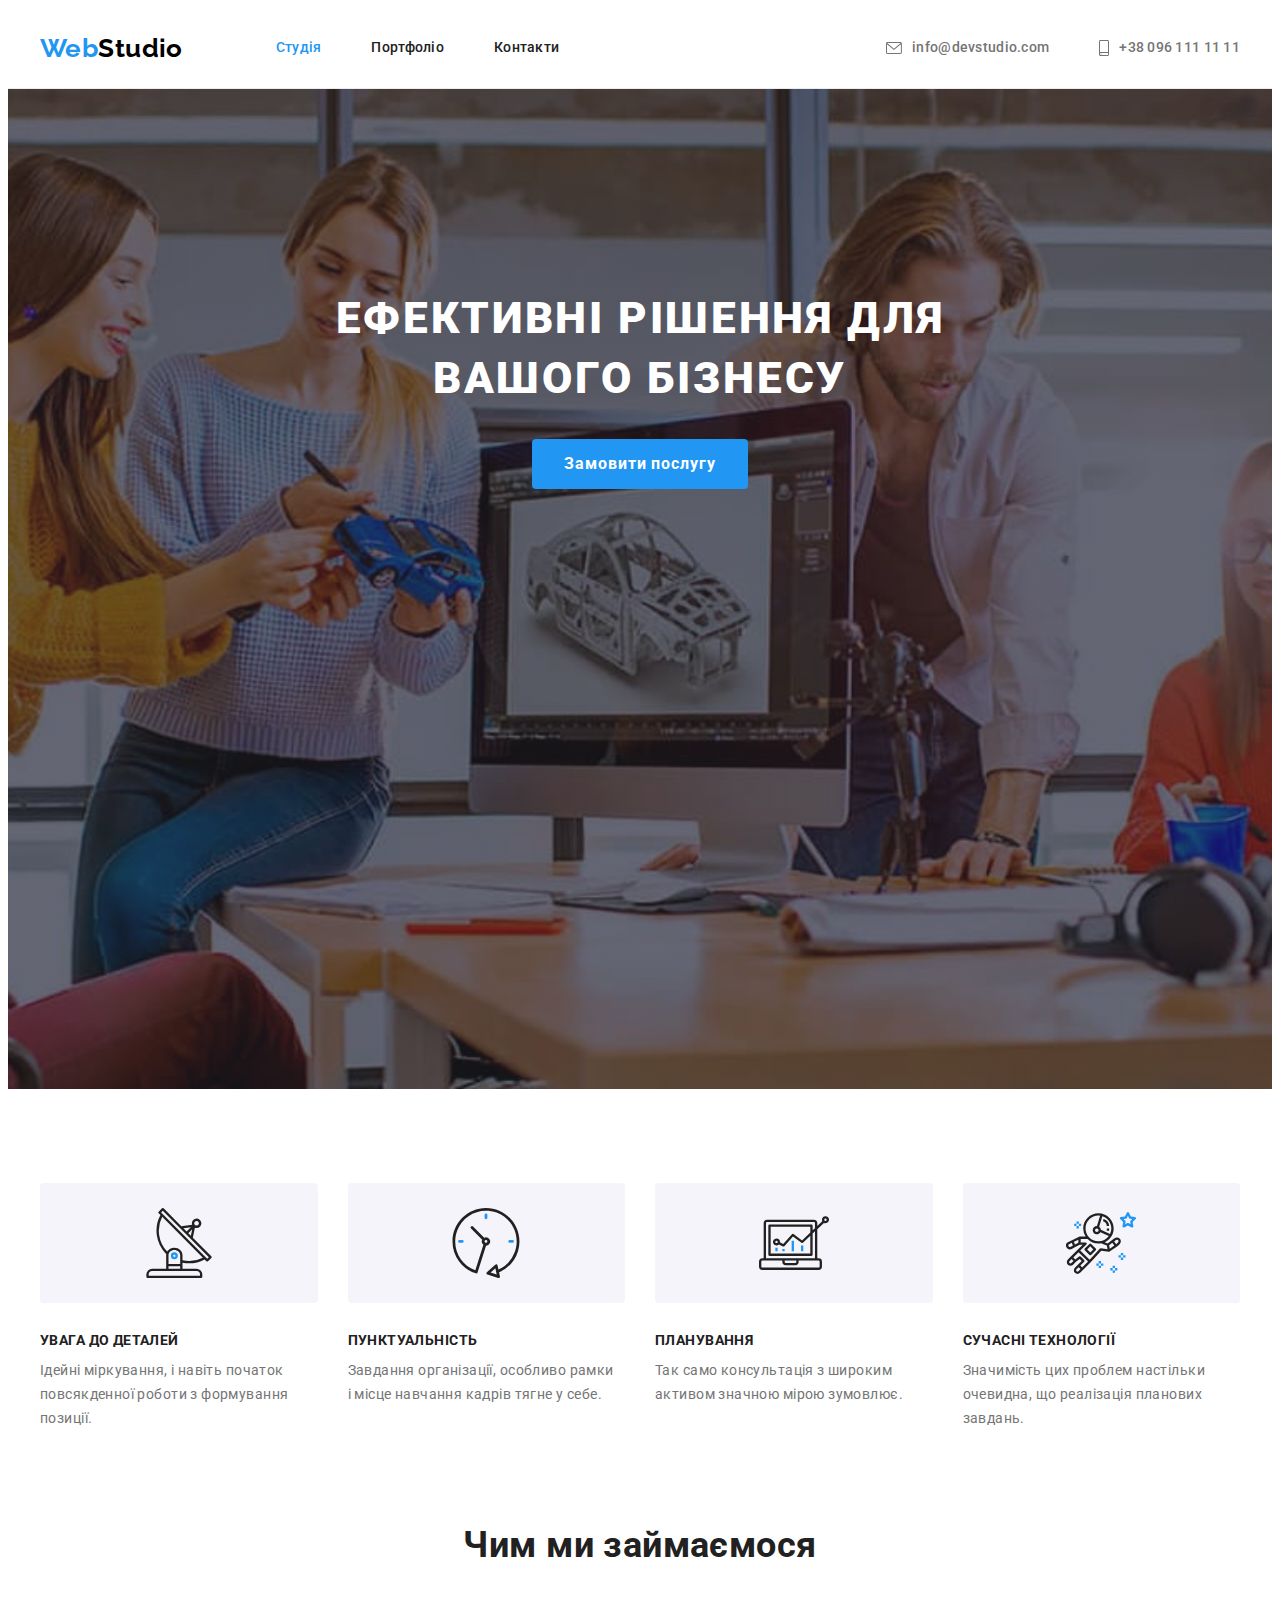
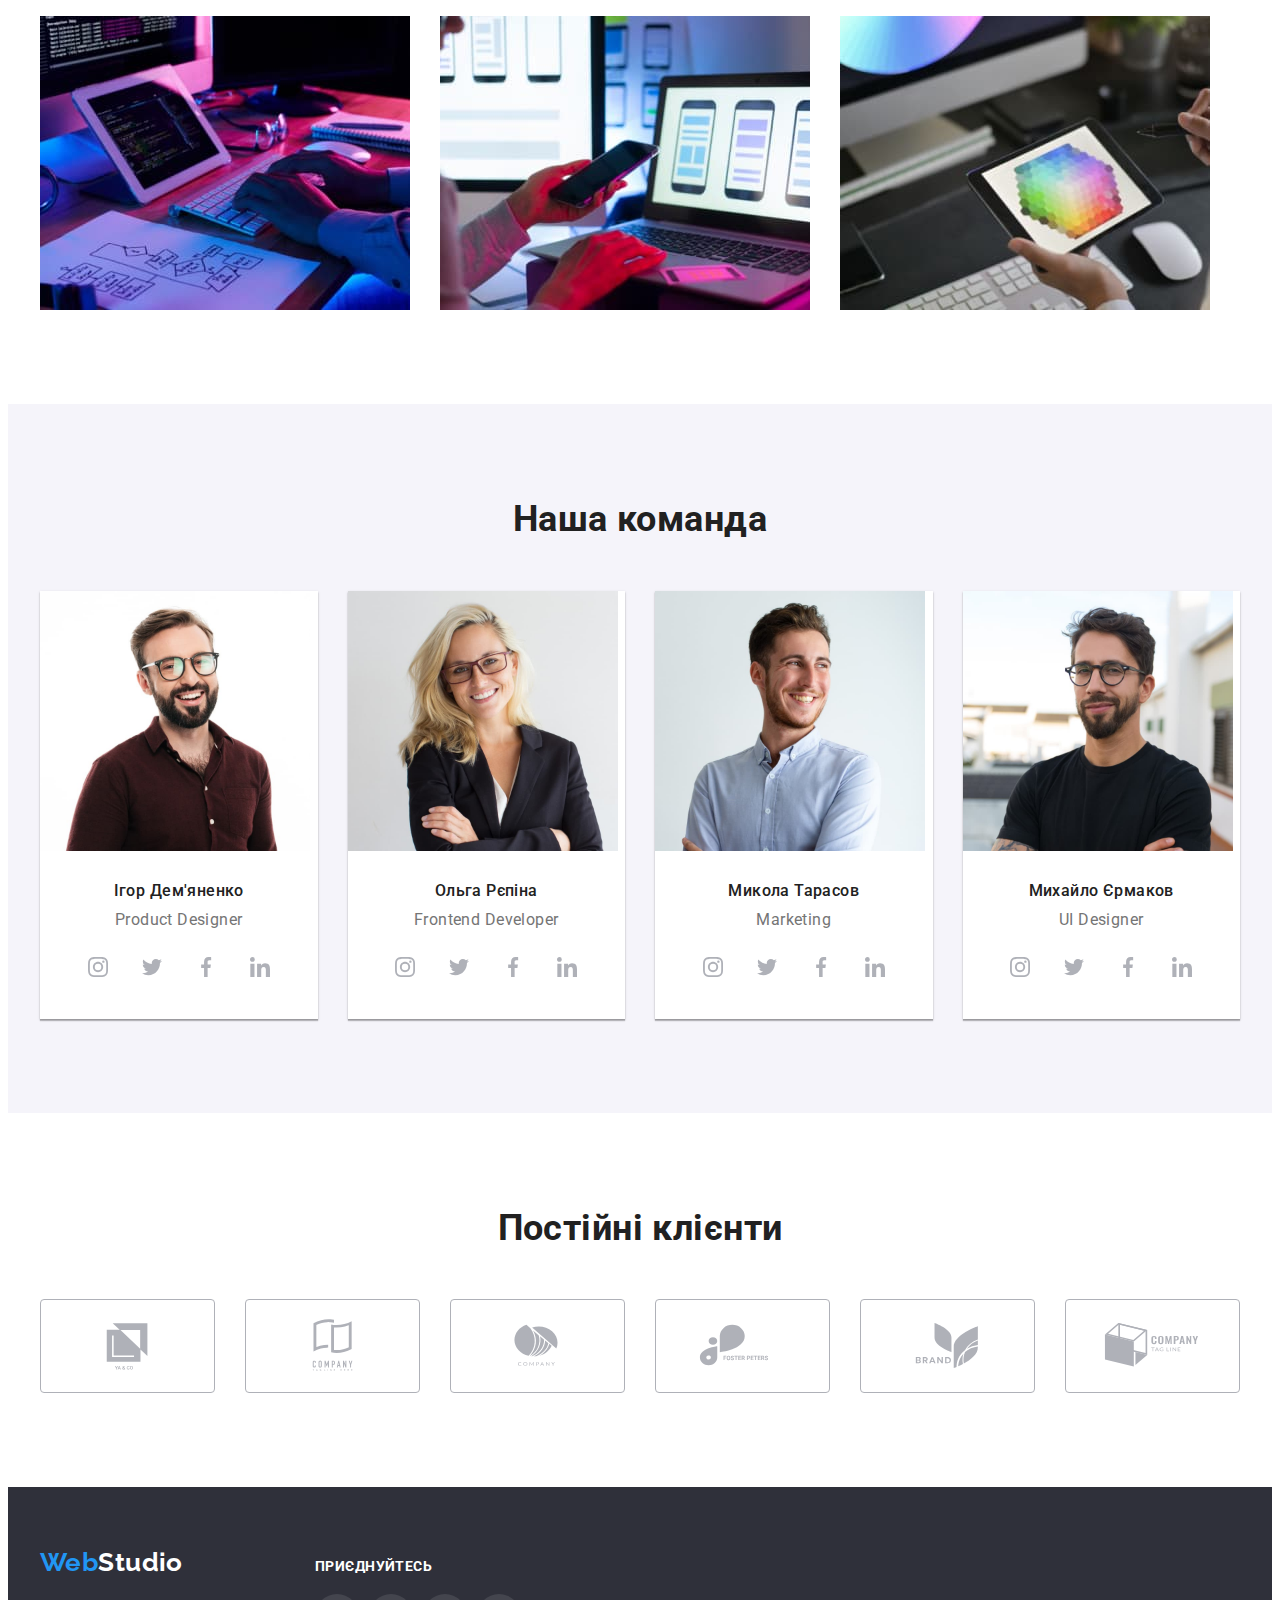
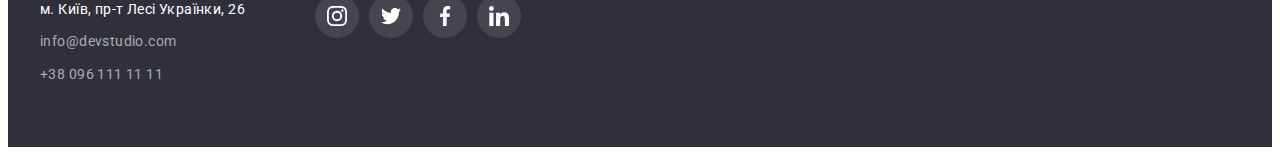
<file: index.html>
<!DOCTYPE html>
<html lang="uk">
  <head>
    <meta charset="UTF-8" />
    <meta http-equiv="X-UA-Compatible" content="IE=edge" />
    <meta name="viewport" content="width=device-width, initial-scale=1.0" />
    <title lang="en">WebStudio</title>
    <link
      href="https://fonts.googleapis.com/css2?family=Raleway:wght@700&family=Roboto:wght@400;500;700;900&display=swap"
      rel="stylesheet"
    />
    <link
      rel="stylesheet"
      href="https://cdnjs.cloudflare.com/ajax/libs/modern-normalize/1.1.0/modern-normalize.min.css"
      integrity="sha512-wpPYUAdjBVSE4KJnH1VR1HeZfpl1ub8YT/NKx4PuQ5NmX2tKuGu6U/JRp5y+Y8XG2tV+wKQpNHVUX03MfMFn9Q=="
      crossorigin="anonymous"
      referrerpolicy="no-referrer"
    />
    <!-- <link rel="stylesheet" href="./css/modern-normalize.css"> -->
    <link rel="stylesheet" href="./css/styles.css" />
  </head>
  <body>
    <header class="header-page list">
      <div class="container header-container">
        <nav>
          <a class="logo link" href="./index.html" lang="en"
            >Web<span class="logo-black">Studio</span>
          </a>

          <ul class="nav-site list">
            <li class="nav-item">
              <a class="nav-link current link" href="./index.html">Студія</a>
            </li>
            <li class="nav-item">
              <a class="nav-link link" href="./portfolio.html">Портфоліо</a>
            </li>
            <li class="nav-item">
              <a class="nav-link link" href="">Контакти</a>
            </li>
          </ul>
        </nav>

        <ul class="header-contact list">
          <li class="contact-item">
            <a class="header-link link" href="mailto:info@devstudio.com" lang="en">
              <svg class="cont-svg" width="16" height="12">
                <use href="./img/icons.svg#envelope"></use>
              </svg>
              info@devstudio.com
            </a>
          </li>
          <li class="contact-item">
            <a class="header-link link" href="tel:+380961111111">
              <svg class="cont-svg" width="10" height="16">
                <use href="./img/icons.svg#smartphone"></use>
              </svg>
              +38 096 111 11 11
            </a>
          </li>
        </ul>
      </div>
    </header>
    <main>
      <!--Hero-->
      <section class="hero overlay">
        <h1 class="hero-title">Ефективні рішення для вашого бізнесу</h1>
        <button class="button" type="button">Замовити послугу</button>
      </section>
      <!--Advant-->
      <section class="adv section">
        <div class="container">
          <h2 class="visually-hidden">Переваги</h2>
          <ul class="adv-comp list">
            <li class="adv-item">
              <div class="adv-img">
                <svg class="adv-icon" width="70" height="70">
                  <use href="./img/icons.svg#antenna"></use>
                </svg>
              </div>
              <h3 class="adv-title">УВАГА ДО ДЕТАЛЕЙ</h3>
              <p class="adv-text">
                Ідейні міркування, і навіть початок повсякденної роботи з формування позиції.
              </p>
            </li>
            <li class="adv-item">
              <div class="adv-img">
                <svg class="adv-icon" width="70" height="70">
                  <use href="./img/icons.svg#clock"></use>
                </svg>
              </div>
              <h3 class="adv-title">ПУНКТУАЛЬНІСТЬ</h3>
              <p class="adv-text">
                Завдання організації, особливо рамки і місце навчання кадрів тягне у себе.
              </p>
            </li>
            <li class="adv-item">
              <div class="adv-img">
                <svg class="adv-icon" width="70" height="70">
                  <use href="./img/icons.svg#diagram"></use>
                </svg>
              </div>
              <h3 class="adv-title">ПЛАНУВАННЯ</h3>
              <p class="adv-text">
                Так само консультація з широким активом значною мірою зумовлює.
              </p>
            </li>
            <li class="adv-item">
              <div class="adv-img">
                <svg class="adv-icon" width="70" height="70">
                  <use href="./img/icons.svg#astronaut"></use>
                </svg>
              </div>
              <h3 class="adv-title">СУЧАСНІ ТЕХНОЛОГІЇ</h3>
              <p class="adv-text">
                Значимість цих проблем настільки очевидна, що реалізація планових завдань.
              </p>
            </li>
          </ul>
        </div>
      </section>
      <!--WORK-->
      <section class="work section">
        <div class="container">
          <h2 class="work-title">Чим ми займаємося</h2>
          <ul class="work-group list">
            <li>
              <img
                class="work-img"
                src="./img/task_1.jpg"
                alt="typing text"
                width="370"
                height="294"
              />
            </li>
            <li>
              <img
                class="work-img"
                src="./img/task_2.jpg"
                alt="checking product"
                width="370"
                height="294"
              />
            </li>
            <li>
              <img
                class="work-img"
                src="./img/task_3.jpg"
                alt="choosing product"
                width="370"
                height="294"
              />
            </li>
          </ul>
        </div>
      </section>
      <!--TEAM-->
      <section class="team section">
        <div class="container">
          <h2 class="team-title">Наша команда</h2>

          <ul class="team-comp list">
            <li class="team-item">
              <img
                class="team-img"
                src="./img/card_1.jpg"
                alt="Фото дизайнеру продукту"
                width="270"
                height="260"
              />
              <div class="team-group">
                <h3 class="team-name">Ігор Дем'яненко</h3>
                <p class="team-text" lang="en">Product Designer</p>
                <ul class="social list">
                  <li class="social-item">
                    <a
                      class="social-link"
                      href="https://www.instagram.com/"
                      target="_blank"
                      rel="noopener noreferrer"
                      aria-label="Інстаграм"
                    >
                      <svg class="social-icon" width="20" height="20">
                        <use href="./img/icons.svg#instagram"></use>
                      </svg>
                    </a>
                  </li>
                  <li class="social-item">
                    <a
                      class="social-link"
                      href="https://twitter.com/"
                      target="_blank"
                      rel="noopener noreferrer"
                      aria-label="Твіттер"
                    >
                      <svg class="social-icon" width="20" height="20">
                        <use href="./img/icons.svg#twitter"></use>
                      </svg>
                    </a>
                  </li>
                  <li class="social-item">
                    <a
                      class="social-link"
                      href="https://www.facebook.com/"
                      target="_blank"
                      rel="noopener noreferrer"
                      aria-label="Фейсбук"
                    >
                      <svg class="social-icon" width="20" height="20">
                        <use href="./img/icons.svg#facebook"></use>
                      </svg>
                    </a>
                  </li>
                  <li class="social-item">
                    <a
                      class="social-link"
                      href="https://ua.linkedin.com/"
                      target="_blank"
                      rel="noopener noreferrer"
                      aria-label="Лінкедин"
                    >
                      <svg class="social-icon" width="20" height="20">
                        <use href="./img/icons.svg#linkedin"></use>
                      </svg>
                    </a>
                  </li>
                </ul>
              </div>
            </li>

            <li class="team-item">
              <img
                class="team-img"
                src="./img/card_2.jpg"
                alt="Фото ФронтЕнд розробника"
                width="270"
                height="260"
              />
              <div class="team-group">
                <h3 class="team-name">Ольга Рєпіна</h3>
                <p class="team-text" lang="en">Frontend Developer</p>
                <ul class="social list">
                  <li class="social-item">
                    <a
                      class="social-link"
                      href="https://www.instagram.com/"
                      target="_blank"
                      rel="noopener noreferrer"
                      aria-label="Інстаграм"
                    >
                      <svg class="social-icon" width="20" height="20">
                        <use href="./img/icons.svg#instagram"></use>
                      </svg>
                    </a>
                  </li>
                  <li class="social-item">
                    <a
                      class="social-link"
                      href="https://twitter.com/"
                      target="_blank"
                      rel="noopener noreferrer"
                      aria-label="Твіттер"
                    >
                      <svg class="social-icon" width="20" height="20">
                        <use href="./img/icons.svg#twitter"></use>
                      </svg>
                    </a>
                  </li>
                  <li class="social-item">
                    <a
                      class="social-link"
                      href="https://www.facebook.com/"
                      target="_blank"
                      rel="noopener noreferrer"
                      aria-label="Фейсбук"
                    >
                      <svg class="social-icon" width="20" height="20">
                        <use href="./img/icons.svg#facebook"></use>
                      </svg>
                    </a>
                  </li>
                  <li class="social-item">
                    <a
                      class="social-link"
                      href="https://ua.linkedin.com/"
                      target="_blank"
                      rel="noopener noreferrer"
                      aria-label="Лінкедин"
                    >
                      <svg class="social-icon" width="20" height="20">
                        <use href="./img/icons.svg#linkedin"></use>
                      </svg>
                    </a>
                  </li>
                </ul>
              </div>
            </li>
            <li class="team-item">
              <img
                class="team-img"
                src="./img/card_3.jpg"
                alt="Фото маркетолога"
                width="270"
                height="260"
              />
              <div class="team-group">
                <h3 class="team-name">Микола Тарасов</h3>
                <p class="team-text" lang="en">Marketing</p>
                <ul class="social list">
                  <li class="social-item">
                    <a
                      class="social-link"
                      href="https://www.instagram.com/"
                      target="_blank"
                      rel="noopener noreferrer"
                      aria-label="Інстаграм"
                    >
                      <svg class="social-icon" width="20" height="20">
                        <use href="./img/icons.svg#instagram"></use>
                      </svg>
                    </a>
                  </li>
                  <li class="social-item">
                    <a
                      class="social-link"
                      href="https://twitter.com/"
                      target="_blank"
                      rel="noopener noreferrer"
                      aria-label="Твіттер"
                    >
                      <svg class="social-icon" width="20" height="20">
                        <use href="./img/icons.svg#twitter"></use>
                      </svg>
                    </a>
                  </li>
                  <li class="social-item">
                    <a
                      class="social-link"
                      href="https://www.facebook.com/"
                      target="_blank"
                      rel="noopener noreferrer"
                      aria-label="Фейсбук"
                    >
                      <svg class="social-icon" width="20" height="20">
                        <use href="./img/icons.svg#facebook"></use>
                      </svg>
                    </a>
                  </li>
                  <li class="social-item">
                    <a
                      class="social-link"
                      href="https://ua.linkedin.com/"
                      target="_blank"
                      rel="noopener noreferrer"
                      aria-label="Лінкедин"
                    >
                      <svg class="social-icon" width="20" height="20">
                        <use href="./img/icons.svg#linkedin"></use>
                      </svg>
                    </a>
                  </li>
                </ul>
              </div>
            </li>

            <li class="team-item">
              <img
                class="team-img"
                src="./img/card_4.jpg"
                alt="Фото дизейнера користувацького інтефейсу"
                width="270"
                height="260"
              />
              <div class="team-group">
                <h3 class="team-name">Михайло Єрмаков</h3>
                <p class="team-text" lang="en">UI Designer</p>
                <ul class="social list">
                  <li class="social-item">
                    <a
                      class="social-link"
                      href="https://www.instagram.com/"
                      target="_blank"
                      rel="noopener noreferrer"
                      aria-label="Інстаграм"
                    >
                      <svg class="social-icon" width="20" height="20">
                        <use href="./img/icons.svg#instagram"></use>
                      </svg>
                    </a>
                  </li>
                  <li class="social-item">
                    <a
                      class="social-link"
                      href="https://twitter.com/"
                      target="_blank"
                      rel="noopener noreferrer"
                      aria-label="Твіттер"
                    >
                      <svg class="social-icon" width="20" height="20">
                        <use href="./img/icons.svg#twitter"></use>
                      </svg>
                    </a>
                  </li>
                  <li class="social-item">
                    <a
                      class="social-link"
                      href="https://www.facebook.com/"
                      target="_blank"
                      rel="noopener noreferrer"
                      aria-label="Фейсбук"
                    >
                      <svg class="social-icon" width="20" height="20">
                        <use href="./img/icons.svg#facebook"></use>
                      </svg>
                    </a>
                  </li>
                  <li class="social-item">
                    <a
                      class="social-link"
                      href="https://ua.linkedin.com/"
                      target="_blank"
                      rel="noopener noreferrer"
                      aria-label="Лінкедин"
                    >
                      <svg class="social-icon" width="20" height="20">
                        <use href="./img/icons.svg#linkedin"></use>
                      </svg>
                    </a>
                  </li>
                </ul>
              </div>
            </li>
          </ul>
        </div>
      </section>
      <!-- Clients -->
      <section class="clients section">
        <div class="container">
          <h2 class="clients-title">Постійні клієнти</h2>
          <ul class="client-group list">
            <li class="client-item">
              <a href="" class="client-link">
                <svg class="client-svg" width="106" height="60">
                  <use href="./img/icons.svg#Logo1"></use>
                </svg>
              </a>
            </li>
            <li class="client-item">
              <a href="" class="client-link">
                <svg class="client-svg" width="106" height="60">
                  <use href="./img/icons.svg#Logo2"></use>
                </svg>
              </a>
            </li>
            <li class="client-item">
              <a href="" class="client-link">
                <svg class="client-svg" width="106" height="60">
                  <use href="./img/icons.svg#Logo3"></use>
                </svg>
              </a>
            </li>
            <li class="client-item">
              <a href="" class="client-link">
                <svg class="client-svg" width="106" height="60">
                  <use href="./img/icons.svg#Logo4"></use>
                </svg>
              </a>
            </li>
            <li class="client-item">
              <a href="" class="client-link">
                <svg class="client-svg" width="106" height="60">
                  <use href="./img/icons.svg#Logo5"></use>
                </svg>
              </a>
            </li>
            <li class="client-item">
              <a href="" class="client-link">
                <svg class="client-svg" width="106" height="60">
                  <use href="./img/icons.svg#Logo6"></use>
                </svg>
              </a>
            </li>
          </ul>
        </div>
      </section>
    </main>
    <footer class="footer-page">
      <div class="container footer-cont">
        <div class="footer-left">
          <a class="logo f link" href="./index.html" lang="en"
            >Web<span class="logo-white">Studio</span>
          </a>

          <address>
            <ul class="adress-comp list">
              <li class="adress-item">
                <a
                  class="adress-city link"
                  href="https://goo.gl/maps/JjhD47oRXVSocKC27"
                  target="_blank"
                  rel="noreferrer noopener"
                >
                  м. Київ, пр-т Лесі Українки, 26
                </a>
              </li>
              <li class="adress-item">
                <a class="adress-contact link" href="mailto:info@devstudio.com" lang="en">
                  info@devstudio.com
                </a>
              </li>
              <li class="adress-item">
                <a class="adress-contact link" href="tel:+380961111111">+38 096 111 11 11</a>
              </li>
            </ul>
          </address>
        </div>

        <div class="footer-right">
          <p class="join">приєднуйтесь</p>
          <ul class="footer-social list">
            <li class="footer-item">
              <a
                class="footer-link link"
                href="https://www.instagram.com/"
                target="_blank"
                rel="noopener noreferrer"
                aria-label="Інстаграм"
              >
                <svg class="footer-icon" width="20" height="20">
                  <use href="./img/icons.svg#instagram"></use>
                </svg>
              </a>
            </li>
            <li class="footer-item">
              <a
                class="footer-link link"
                href="https://twitter.com/"
                target="_blank"
                rel="noopener noreferrer"
                aria-label="Твіттер"
              >
                <svg class="footer-icon" width="20" height="20">
                  <use href="./img/icons.svg#twitter"></use>
                </svg>
              </a>
            </li>
            <li class="footer-item">
              <a
                class="footer-link link"
                href="https://www.facebook.com/"
                target="_blank"
                rel="noopener noreferrer"
                aria-label="Фейсбук"
              >
                <svg class="footer-icon" width="20" height="20">
                  <use href="./img/icons.svg#facebook"></use>
                </svg>
              </a>
            </li>
            <li class="footer-item">
              <a
                class="footer-link link"
                href="https://ua.linkedin.com/"
                target="_blank"
                rel="noopener noreferrer"
                aria-label="Лінкедин"
              >
                <svg class="footer-icon" width="20" height="20">
                  <use href="./img/icons.svg#linkedin"></use>
                </svg>
              </a>
            </li>
          </ul>
        </div>
      </div>
    </footer>
  </body>
</html>
</file>
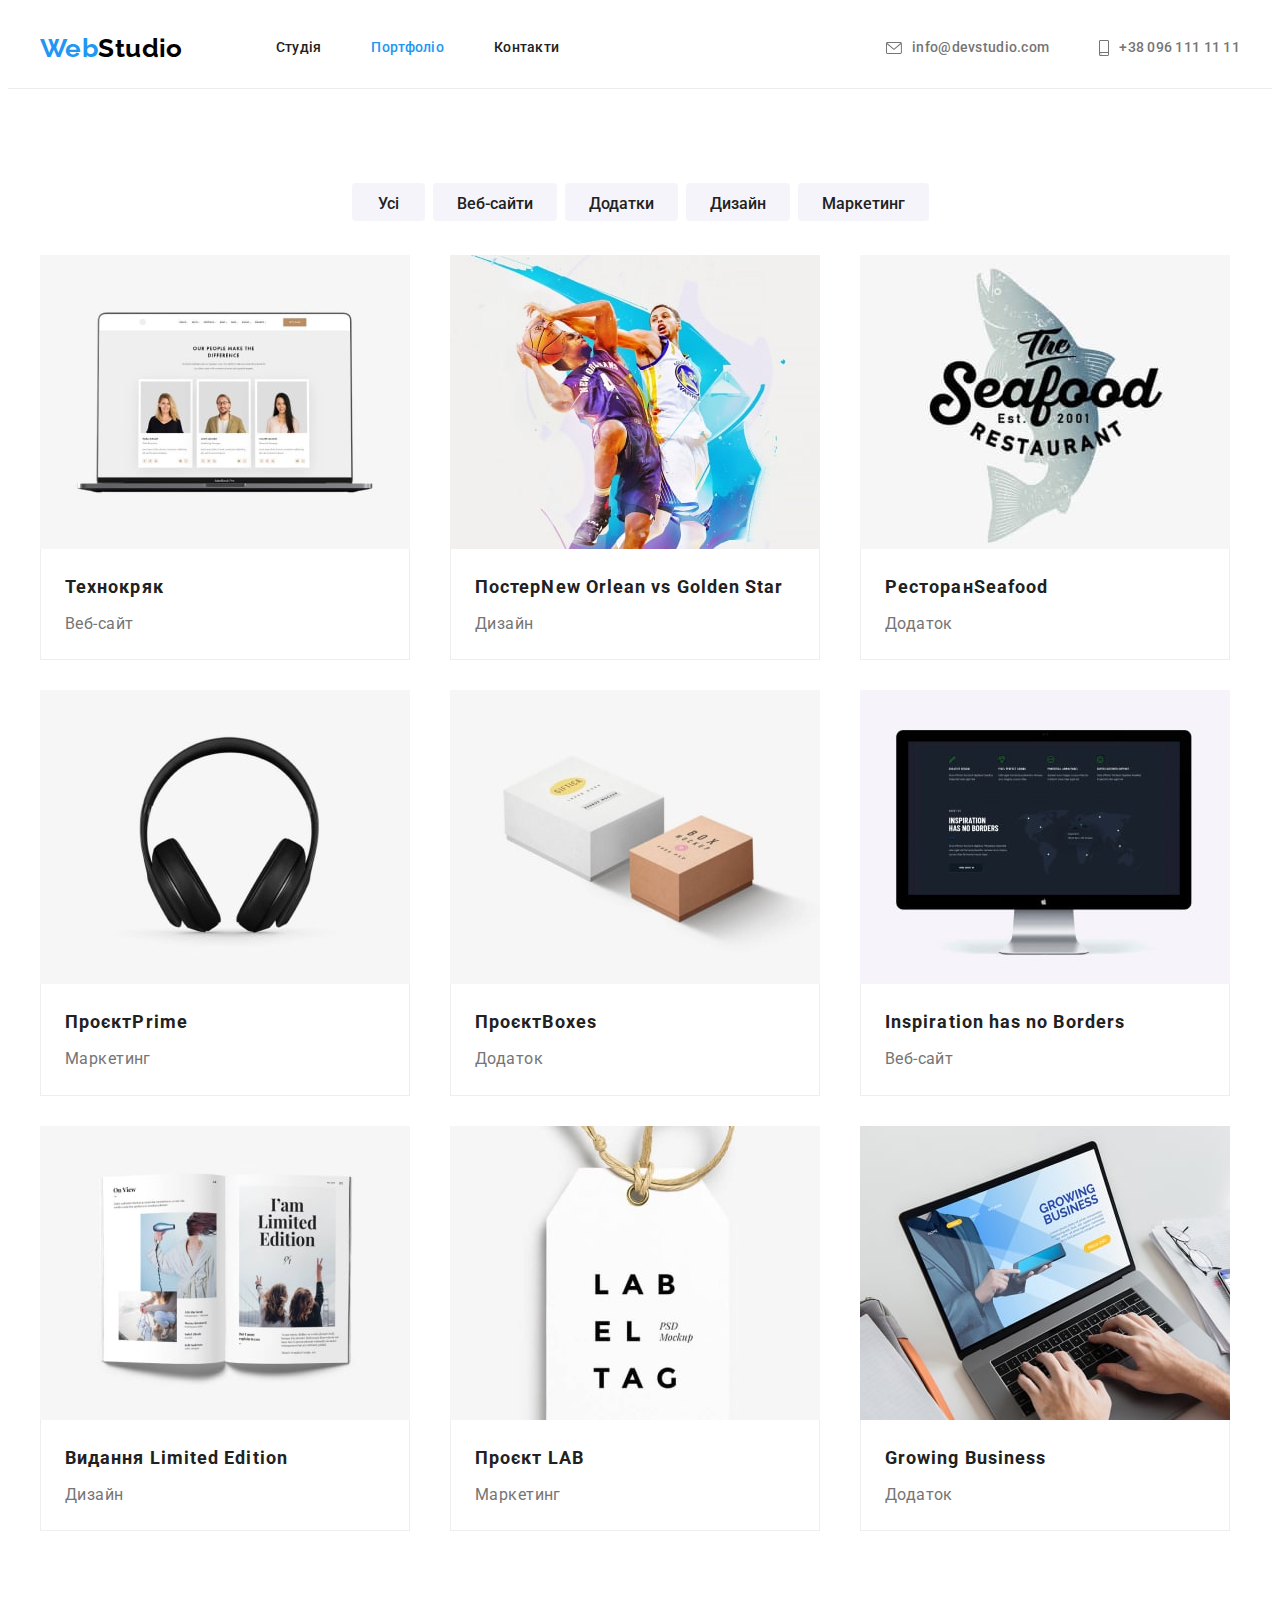
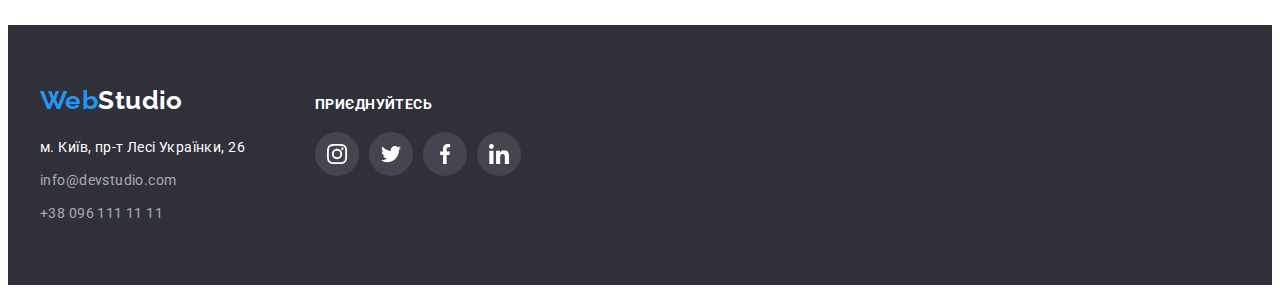
<file: portfolio.html>
<!DOCTYPE html>
<html lang="uk">
  <head>
    <meta charset="UTF-8" />
    <meta http-equiv="X-UA-Compatible" content="IE=edge" />
    <meta name="viewport" content="width=device-width, initial-scale=1.0" />
    <title lang="en">Portfolio</title>
    <link
      href="https://fonts.googleapis.com/css2?family=Raleway:wght@700&family=Roboto:wght@400;500;700;900&display=swap"
      rel="stylesheet"
    />
    <link
      rel="stylesheet"
      href="https://cdnjs.cloudflare.com/ajax/libs/modern-normalize/1.1.0/modern-normalize.min.css"
      integrity="sha512-wpPYUAdjBVSE4KJnH1VR1HeZfpl1ub8YT/NKx4PuQ5NmX2tKuGu6U/JRp5y+Y8XG2tV+wKQpNHVUX03MfMFn9Q=="
      crossorigin="anonymous"
      referrerpolicy="no-referrer"
    />
    <!-- <link rel="stylesheet" href="./css/modern-normalize.css"> -->
    <link rel="stylesheet" href="./css/styles.css" />
  </head>
  <body>
    <!-- Добавить current in portfoli header -->
    <header class="header-page list">
      <div class="container header-container">
        <nav>
          <a class="logo link" href="./index.html" lang="en"
            >Web<span class="logo-black">Studio</span>
          </a>

          <ul class="nav-site list">
            <li class="nav-item">
              <a class="nav-link link" href="./index.html">Студія</a>
            </li>
            <li class="nav-item">
              <a class="nav-link current link" href="./portfolio.html">Портфоліо</a>
            </li>
            <li class="nav-item">
              <a class="nav-link link" href="">Контакти</a>
            </li>
          </ul>
        </nav>

        <ul class="header-contact list">
          <li class="contact-item">
            <a class="header-link link" href="mailto:info@devstudio.com" lang="en">
              <svg class="cont-svg" width="16" height="12">
                <use href="./img/icons.svg#envelope"></use>
              </svg>
              info@devstudio.com
            </a>
          </li>
          <li class="contact-item">
            <a class="header-link link" href="tel:+380961111111">
              <svg class="cont-svg" width="10" height="16">
                <use href="./img/icons.svg#smartphone"></use>
              </svg>
              +38 096 111 11 11
            </a>
          </li>
        </ul>
      </div>
    </header>
    <main>
      <section class="portf section">
        <div class="container">
          <h1 class="visually-hidden">Портфоліо робіт веб-студії</h1>
          <ul class="filter list">
            <li class="filter-item">
              <button class="filter-button" type="button">Усі</button>
            </li>
            <li class="filter-item">
              <button class="filter-button" type="button">Веб-сайти</button>
            </li>
            <li class="filter-item">
              <button class="filter-button" type="button">Додатки</button>
            </li>
            <li class="filter-item">
              <button class="filter-button" type="button">Дизайн</button>
            </li>
            <li class="filter-item">
              <button class="filter-button" type="button">Маркетинг</button>
            </li>
          </ul>

          <ul class="portf-cont list">
            <li class="portf-progect">
              <a href="" class="portf-link link">
                <img
                  src="./img/portf/1.jpg"
                  alt="Веб-сайт"
                  class="portf-img"
                  width="370"
                  height="294"
                />
                <div class="portf-group">
                  <h2 class="portf-name">Технокряк</h2>
                  <p class="portf-text">Веб-сайт</p>
                </div>
              </a>
            </li>

            <li class="portf-progect">
              <a href="" class="portf-link link">
                <img
                  src="./img/portf/2.jpg"
                  alt="Дизайн"
                  class="portf-img"
                  width="370"
                  height="294"
                />
                <div class="portf-group">
                  <h2 class="portf-name">Постер<span lang="en">New Orlean vs Golden Star</span></h2>
                  <p class="portf-text">Дизайн</p>
                </div>
              </a>
            </li>

            <li class="portf-progect">
              <a href="" class="portf-link link">
                <img
                  src="./img/portf/3.jpg"
                  alt="Додаток"
                  class="portf-img"
                  width="370"
                  height="294"
                />
                <div class="portf-group">
                  <h2 class="portf-name">Ресторан<span lang="en">Seafood</span></h2>
                  <p class="portf-text">Додаток</p>
                </div>
              </a>
            </li>

            <li class="portf-progect">
              <a href="" class="portf-link link">
                <img
                  src="./img/portf/4.jpg"
                  alt="Маркетинг"
                  class="portf-img"
                  width="370"
                  height="294"
                />
                <div class="portf-group">
                  <h2 class="portf-name">Проєкт<span lang="en">Prime</span></h2>
                  <p class="portf-text">Маркетинг</p>
                </div>
              </a>
            </li>

            <li class="portf-progect">
              <a href="" class="portf-link link">
                <img
                  src="./img/portf/5.jpg"
                  alt="Додаток"
                  class="portf-img"
                  width="370"
                  height="294"
                />
                <div class="portf-group">
                  <h2 class="portf-name">Проєкт<span lang="en">Boxes</span></h2>
                  <p class="portf-text">Додаток</p>
                </div>
              </a>
            </li>

            <li class="portf-progect">
              <a href="" class="portf-link link">
                <img
                  src="./img/portf/6.jpg"
                  alt="Веб-сайт"
                  class="portf-img"
                  width="370"
                  height="294"
                />
                <div class="portf-group">
                  <h2 class="portf-name" lang="en">Inspiration has no Borders</h2>
                  <p class="portf-text">Веб-сайт</p>
                </div>
              </a>
            </li>

            <li class="portf-progect">
              <a href="" class="portf-link link">
                <img
                  src="./img/portf/7.jpg"
                  alt="Дизайн"
                  class="portf-img"
                  width="370"
                  height="294"
                />
                <div class="portf-group">
                  <h2 class="portf-name">Видання <span lang="en">Limited Edition</span></h2>
                  <p class="portf-text">Дизайн</p>
                </div>
              </a>
            </li>

            <li class="portf-progect">
              <a href="" class="portf-link link">
                <img
                  src="./img/portf/8.jpg"
                  alt="Маркетинг"
                  class="portf-img"
                  width="370"
                  height="294"
                />
                <div class="portf-group">
                  <h2 class="portf-name">Проєкт <span lang="en">LAB</span></h2>
                  <p class="portf-text">Маркетинг</p>
                </div>
              </a>
            </li>

            <li class="portf-progect">
              <a href="" class="portf-link link">
                <img
                  src="./img/portf/9.jpg"
                  alt="Додаток"
                  class="portf-img"
                  width="370"
                  height="294"
                />
                <div class="portf-group">
                  <h2 class="portf-name" lang="en">Growing Business</h2>
                  <p class="portf-text">Додаток</p>
                </div>
              </a>
            </li>
          </ul>
        </div>
      </section>
    </main>
    <footer class="footer-page">
      <div class="container footer-cont">
        <div class="footer-left">
          <a class="logo f link" href="./index.html" lang="en"
            >Web<span class="logo-white">Studio</span>
          </a>

          <address>
            <ul class="adress-comp list">
              <li class="adress-item">
                <a
                  class="adress-city link"
                  href="https://goo.gl/maps/JjhD47oRXVSocKC27"
                  target="_blank"
                  rel="noreferrer noopener"
                >
                  м. Київ, пр-т Лесі Українки, 26
                </a>
              </li>
              <li class="adress-item">
                <a class="adress-contact link" href="mailto:info@devstudio.com" lang="en">
                  info@devstudio.com
                </a>
              </li>
              <li class="adress-item">
                <a class="adress-contact link" href="tel:+380961111111">+38 096 111 11 11</a>
              </li>
            </ul>
          </address>
        </div>

        <div class="footer-right">
          <p class="join">приєднуйтесь</p>
          <ul class="footer-social list">
            <li class="footer-item">
              <a
                class="footer-link link"
                href="https://www.instagram.com/"
                target="_blank"
                rel="noopener noreferrer"
                aria-label="Інстаграм"
              >
                <svg class="footer-icon" width="20" height="20">
                  <use href="./img/icons.svg#instagram"></use>
                </svg>
              </a>
            </li>
            <li class="footer-item">
              <a
                class="footer-link link"
                href="https://twitter.com/"
                target="_blank"
                rel="noopener noreferrer"
                aria-label="Твіттер"
              >
                <svg class="footer-icon" width="20" height="20">
                  <use href="./img/icons.svg#twitter"></use>
                </svg>
              </a>
            </li>
            <li class="footer-item">
              <a
                class="footer-link link"
                href="https://www.facebook.com/"
                target="_blank"
                rel="noopener noreferrer"
                aria-label="Фейсбук"
              >
                <svg class="footer-icon" width="20" height="20">
                  <use href="./img/icons.svg#facebook"></use>
                </svg>
              </a>
            </li>
            <li class="footer-item">
              <a
                class="footer-link link"
                href="https://ua.linkedin.com/"
                target="_blank"
                rel="noopener noreferrer"
                aria-label="Лінкедин"
              >
                <svg class="footer-icon" width="20" height="20">
                  <use href="./img/icons.svg#linkedin"></use>
                </svg>
              </a>
            </li>
          </ul>
        </div>
      </div>
    </footer>
  </body>
</html>
</file>
<file: css/styles.css>
.visually-hidden {
  position: absolute;
  width: 1px;
  height: 1px;
  margin: -1px;
  border: 0;
  padding: 0;
  white-space: nowrap;
  clip-path: inset(100%);
  clip: rect(0 0 0 0);
  overflow: hidden;
}
:root {
  --white: #ffffff;
  --blueactive: #188ce8;
  --blue: #2196f3;
  --black: #000000;
  --accentblack: #212121;
  --greytext: #757575;
  --greytext-footer: rgba(255, 255, 255, 0.6);

  /* BACKGROUND */
  --darkgrey: #2f303a;
  --teamback: #f5f4fa;
  --overlaybg: #c4c4c4;
  /* Icons */
  --iconcolor: #afb1b8;
  --iconfootr: rgba(255, 255, 255, 0.1);
  /* Gradient */
  --gradhero: rgba(47, 48, 58, 0.4);

  /* shadow */
  --shadow: rgba(0, 0, 0, 0.15);
  --teamshadow1: rgba(0, 0, 0, 0.12);
  --teamshadow2: rgba(0, 0, 0, 0.14);
  --teamshadow3: rgba(0, 0, 0, 0.2);
  --boxshadow1: rgba(0, 0, 0, 0.1);
  --boxshadow2: rgba(0, 0, 0, 0.08);
  --boxshadow3: rgba(0, 0, 0, 0.12);

  /* lines */
  --portfborder: #eeeeee;
  --hederline: #ececec;

  /* btn radius */
  --btnradius: 4px;

  /* flex */
  --items: 3;
  --itemsteam: 4;
  --itemsadv: 4;
  --indent: 30px;
}

/*RESET*/
h1,
h2,
h3,
h4,
h5,
h6,
p {
  margin: 0;
}
/* отсутствие отступов после картнок */
img {
  display: block;
  max-width: 100%;
  height: auto;
}
/* сброс настроек списка */
.list {
  list-style: none;
  margin: 0;
  padding: 0;
}
/* сброс настроек ссылок */
.link {
  text-decoration: none;
  color: currentColor;
}

/* ************************************** */
body {
  background-color: var(--white);
  color: var(--greytext);
  font-family: 'Roboto', sans-serif;
  letter-spacing: 0.03em;
  font-size: 14px;
  line-height: 1.7;
  font-weight: 400;
}
.section {
  padding-top: 94px;
  padding-bottom: 94px;

  /* outline: 1px solid blue;
  outline-offset: -1px; */
}
.container {
  width: 1200px;
  padding-left: 15px;
  padding-right: 15px;
  margin: 0 auto;

  /* outline: 1px solid tomato;
  outline-offset: -1px; */
}

/*HEADER*/
.header-page {
  border-bottom: 1px solid var(--hederline);
}
.header-container {
  display: flex;
  align-items: center;
}

.logo {
  color: var(--blue);
  font-family: 'Raleway', sans-serif;
  font-weight: 700;
  font-size: 26px;
  line-height: 1.19;

  margin-right: 93px;

  /* background-color: greenyellow; */
}
.logo-black {
  color: var(--black);
}
.logo-white {
  color: var(--white);
}
nav {
  display: flex;
  margin-right: auto;
  align-items: center;
}
.nav-site {
  display: flex;
  align-items: center;
  gap: 50px;
}

.nav-link {
  display: block;
  padding-top: 32px;
  padding-bottom: 32px;

  color: var(--accentblack);
  font-weight: 500;
  line-height: 1.14;
  letter-spacing: 0.02em;
  /* background-color: greenyellow; */
}
.nav-link:hover,
.nav-link:focus,
.nav-link.current {
  color: var(--blue);
}

.header-contact {
  color: var(--greytext);
  font-weight: 500;
  line-height: 1.14;
  letter-spacing: 0.02em;

  display: flex;
  gap: 50px;
  align-items: center;
  /* background-color: greenyellow; */
}
.header-link {
  display: flex;
  align-items: center;
  gap: 10px;
}
.cont-svg {
  display: block;
  fill: currentColor;
}
.header-link:hover,
.header-contact:focus {
  color: var(--blue);
  fill: var(--blue);
}
/* MAIN */
.hero {
  padding-top: 200px;
  padding-bottom: 200px;

  background-color: var(--darkgrey);
  text-align: center;
}
.overlay {
  max-width: 1600px;
  height: 600px;
  margin-left: auto;
  margin-right: auto;
  background-color: var(--overlaybg);
  background-image: linear-gradient(to right, var(--gradhero), var(--gradhero)),
    url('../img/hero.jpg');
  /* background-image: url('../img/hero.jpg'); */

  background-repeat: no-repeat;
  background-position: center;
  background-size: cover;
}
.hero-title {
  color: var(--white);
  font-weight: 900;
  font-size: 44px;
  line-height: 1.36;
  letter-spacing: 0.06em;
  text-transform: uppercase;

  margin-bottom: 30px;
  margin-left: auto;
  margin-right: auto;

  width: 696px;
  min-height: 120px;
}
.button {
  font-family: inherit;

  display: inline-block;
  min-width: 216px;
  min-height: 50px;
  padding: 10px 32px; /*32-2*2 ширина бордера*/

  background-color: var(--blue);
  color: var(--white);

  cursor: pointer;

  font-weight: 700;
  font-size: 16px;
  line-height: calc(30 / 16);

  letter-spacing: 0.06em;

  border-radius: var(--btnradius);
  border: none;
}
.button:hover,
.button:focus {
  font-family: inherit;
  background-color: var(--blueactive);
  box-shadow: 0px 4px 4px var(--shadow);
}
/* Advant */
.adv {
  padding-bottom: 0;
}
.adv-comp {
  display: flex;
  flex-wrap: wrap;
  gap: var(--indent);
}
.adv-item {
  flex-basis: calc((100% - var(--indent) * (var(--itemsadv) - 1)) / var(--itemsadv));
}

.adv-img {
  background-color: var(--teamback);
  border-radius: var(--btnradius);

  min-height: 120px;
  display: flex;
  align-items: center;
  justify-content: center;

  margin-bottom: 30px;
}

.adv-title {
  color: var(--accentblack);
  font-weight: 700;

  font-size: 14px;
  line-height: 1.14;
  text-transform: uppercase;

  margin-bottom: 10px;
}
.adv-text {
  width: 270px;
}
.adv-icon {
  display: block;
}

/* WORK */
.work-group {
  display: flex;
  flex-wrap: wrap;
  gap: var(--indent);
}
.work-img {
  flex-basis: calc((100% - var(--indent) * (var(--itemsteam) - 1)) / var(--itemsteam));
}

.work-title,
.team-title {
  color: var(--accentblack);
  font-weight: 700;
  font-size: 36px;
  line-height: 1.17;
  text-align: center;

  margin-bottom: 50px;
}
/* TEAM */
.team {
  background-color: var(--teamback);
}
.team-comp {
  display: flex;
  flex-wrap: wrap;
  gap: var(--indent);
}

.team-item {
  background-color: var(--white);
  box-shadow: 0px 1px 3px var(--teamshadow1), 0px 1px 1px var(--teamshadow2),
    0px 2px 1px var(--teamshadow3);

  text-align: center;

  flex-basis: calc((100% - var(--indent) * (var(--itemsteam) - 1)) / var(--itemsteam));
}

.team-group {
  padding: 30px 32px;
}
.team-name {
  font-weight: 500;
  font-size: 16px;
  line-height: 1.19;

  color: var(--accentblack);
  margin-bottom: 10px;
}
.team-text {
  font-size: 16px;
  line-height: 1.19;
  margin-bottom: 16px;
}
/* social-icons */
.social {
  display: flex;
  justify-content: center;
  gap: 10px;
}
.social-link {
  display: flex;
  align-items: center;
  justify-content: center;

  width: 44px;
  height: 44px;

  color: var(--iconcolor);
  background-color: var(--white);
  border-radius: 50%;
}
.social-link:hover,
.social-link:focus {
  background-color: var(--blue);
  color: var(--white);
}
.social-icon {
  fill: currentColor;
}

/* Clients */
.clients-title {
  font-weight: 700;
  font-size: 36px;
  line-height: calc(42 / 36);
  text-align: center;

  color: var(--accentblack);

  margin-bottom: 50px;
}
.client-group {
  display: flex;
  justify-content: center;
  gap: 30px;
}
.client-item {
  flex-basis: calc((100% - 150px) / 6);
}
.client-link {
  display: flex;
  align-items: center;
  justify-content: center;

  border: 1px solid var(--iconcolor);
  background-color: var(--white);
  color: var(--iconcolor);

  border-radius: var(--btnradius);
  min-height: 92px;
}

.client-svg {
  display: block;
  fill: currentColor;
}
.client-link:hover,
.client-link:focus {
  border: 1px solid var(--blue);
  color: var(--blue);
}

/* FOOTER */
.footer-page {
  background-color: var(--darkgrey);
  padding: 60px 0;
}
.f {
  margin-bottom: 20px;
  margin-right: 0;

  /* background-color: greenyellow; */
  display: block;
}
.adress-item:not(:last-child) {
  margin-bottom: 9px;
}
.adress-city {
  text-decoration: none;
  color: var(--white);
  font-style: normal;

  /* background-color: greenyellow; */
  display: block;
}
.adress-contact {
  text-decoration: none;
  color: var(--greytext-footer);
  font-style: normal;

  /* background-color: greenyellow; */
  display: block;
}

.adress-city:hover,
.adress-city:focus,
.adress-contact:hover,
.adress-contact:focus {
  color: var(--blueactive);
}
/* Footer social */
.footer-cont {
  display: flex;
  align-items: baseline;
  gap: 70px;
}

.join {
  font-weight: 700;
  line-height: calc(16 / 14);
  text-transform: uppercase;
  color: var(--white);

  margin-bottom: 20px;
}

.footer-social {
  display: flex;
  gap: 10px;
}
.footer-link {
  display: flex;
  align-items: center;
  justify-content: center;

  width: 44px;
  height: 44px;

  color: var(--white);
  background-color: var(--iconfootr);
  border-radius: 50%;
}

.footer-link:hover,
.footer-link:focus {
  background-color: var(--blue);
}

.footer-icon {
  display: block;
  fill: currentColor;
}

/* //////////////////////////// */
/* PORTFOLIO */

.filter {
  margin-bottom: 34px;
  display: flex;
  gap: 8px;
  align-items: center;
  justify-content: center;
}

.filter-button {
  font-family: inherit;
  font-weight: 500;
  font-size: 16px;
  line-height: calc(26 / 16);
  text-align: center;
  color: var(--accentblack);
  background-color: var(--teamback);

  cursor: pointer;

  min-width: 73px;
  height: 38px;
  padding: 6px 22px;

  border-radius: var(--btnradius);
  border-color: transparent;
}
.filter-button:hover,
.filter-button:focus {
  color: var(--white);
  background: var(--blue);
  box-shadow: 0px 3px 1px var(--boxshadow1), 0px 1px 2px var(--boxshadow2),
    0px 2px 2px var(--boxshadow3);
}
.portf-cont {
  display: flex;
  flex-wrap: wrap;
  gap: var(--indent);
}
.portf-progect {
  flex-basis: calc((100% - var(--indent) * (var(--items) - 1)) / var(--items));
}
.portf-link {
  display: inline-block;
}
.portf-link:hover,
.portf-link:focus {
  box-shadow: 0px 1px 1px rgba(0, 0, 0, 0.12), 0px 4px 4px rgba(0, 0, 0, 0.06),
    1px 4px 6px rgba(0, 0, 0, 0.16);
}
.portf-group {
  padding: 20px 24px;

  border: 1px solid var(--portfborder);
  border-top: none;
}
.portf-name {
  font-weight: 700;
  font-size: 18px;
  line-height: 2;
  letter-spacing: 0.06em;
  color: var(--accentblack);

  margin-bottom: 4px;
}
.portf-text {
  font-size: 16px;
  line-height: 1.9;
}
</file>
